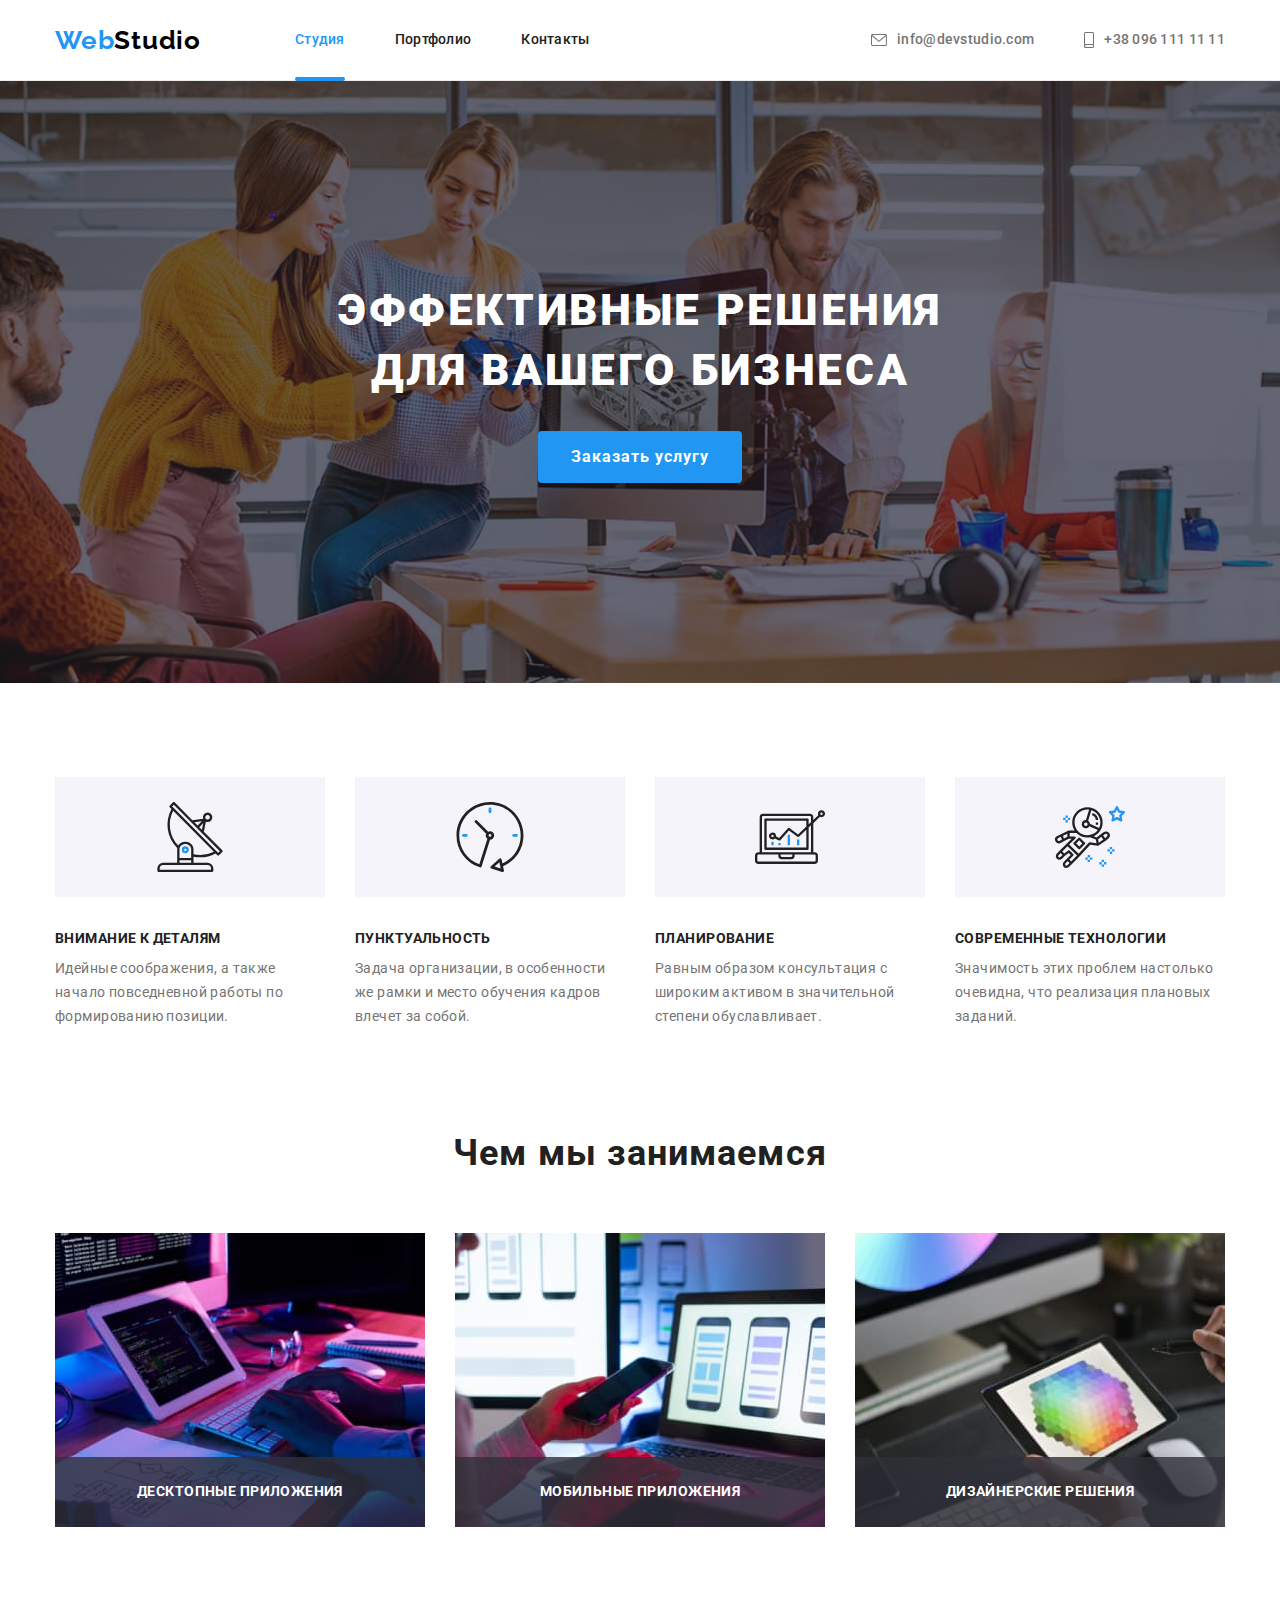
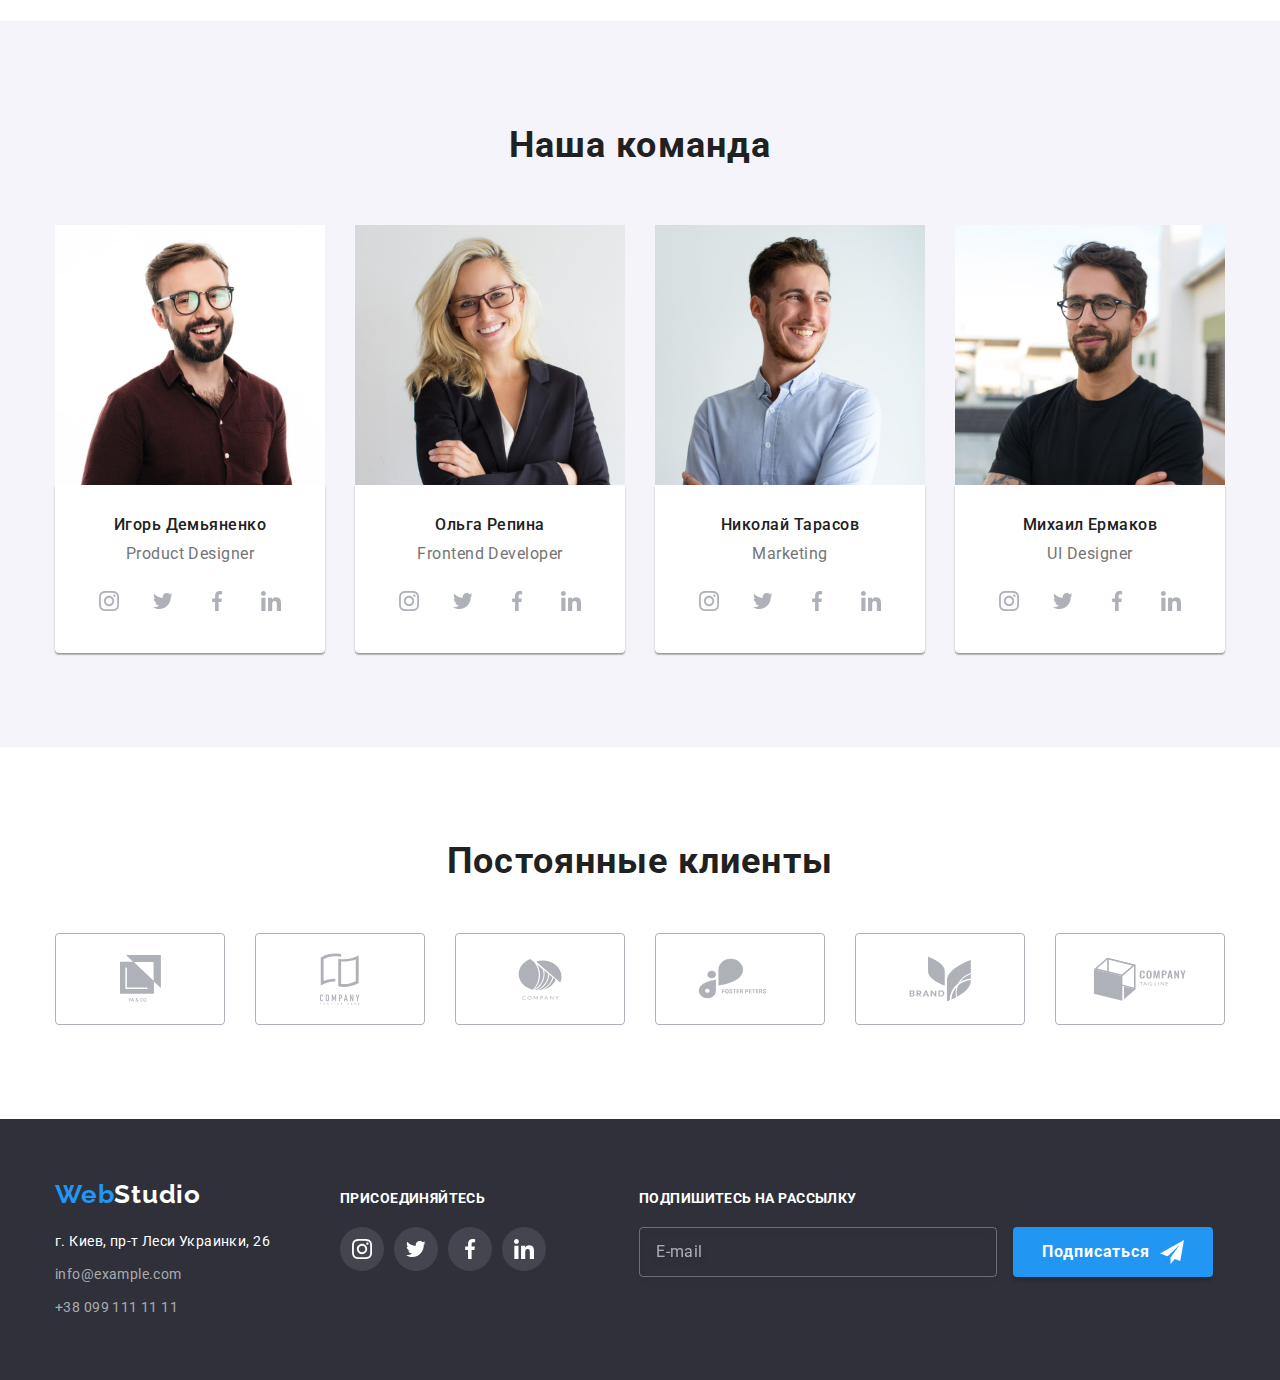
<file: index.html>
<!DOCTYPE html>
<html lang="ru">
  <head>
    <link
      rel="stylesheet"
      href="https://cdnjs.cloudflare.com/ajax/libs/modern-normalize/1.1.0/modern-normalize.min.css"
    />
    <meta charset="UTF-8" />
    <meta http-equiv="X-UA-Compatible" content="IE=edge" />
    <meta name="viewport" content="width=device-width, initial-scale=1.0" />
    <title>Studio</title>
    <link rel="preconnect" href="https://fonts.googleapis.com" />
    <link rel="preconnect" href="https://fonts.gstatic.com" crossorigin />
    <link
      href="https://fonts.googleapis.com/css2?family=Raleway:wght@700&family=Roboto:wght@400;500;700;900&display=swap"
      rel="stylesheet"
    />
    <link href="./css/styles.css" rel="stylesheet" />
  </head>
  <body>
    <!--HEADER-->

    <header class="header">
      <div class="container">
        <nav class="header-navigation">
          <a class="logo logo-header link" href="./index.html" lang="en"
            >Web<span class="logo-right-header link" lang="en">Studio</span></a
          >
          <ul class="header-list list">
            <li class="header-item">
              <a class="header-link active-link link" href="">Студия</a>
            </li>

            <li class="header-item">
              <a class="header-link link" href="./portfolio.html">Портфолио</a>
            </li>

            <li class="header-item">
              <a class="header-link link" href="">Контакты</a>
            </li>
          </ul>
        </nav>
        <div class="header-contacts">
          <a class="header-mail hover-focus link" href="mailto:info@devstudio.com"
            >
            <svg class="header-icon" width="16" height="12">
              <use href="./images/sprite.svg#icon-mail"></use>
            </svg>info@devstudio.com
          </a>
          <a class="header-tel hover-focus link" href="tel:+380961111111">
            <svg class="header-icon" width="10" height="16">
              <use href="./images/sprite.svg#icon-tell"></use>
            </svg>+38 096 111 11 11
          </a>
        </div>
      </div>
    </header>
    <main>
      <!--HERO-->

      <section class="hero">
        <div class="container">
          <h1 class="hero-title">Эффективные решения для вашего бизнеса</h1>
          <button class="hero-button" type="button" data-modal-open>Заказать услугу</button>
        </div>
      </section>

      <!--FEATURES-->

      <section class="features section">
        <div class="container">
          <h2 class="visually-hidden">Наши особенности</h2>
          <ul class="features-list list">
            <li class="features-item features-icon-first">
              <h3 class="features-item-title">Внимание к деталям</h3>
              <p class="features-text">
                Идейные соображения, а также начало повседневной работы по формированию позиции.
              </p>
            </li>

            <li class="features-item features-icon-second">
              <h3 class="features-item-title">Пунктуальность</h3>
              <p class="features-text">
                Задача организации, в особенности же рамки и место обучения кадров влечет за собой.
              </p>
            </li>

            <li class="features-item features-icon-third">
              <h3 class="features-item-title">Планирование</h3>
              <p class="features-text">
                Равным образом консультация с широким активом в значительной степени обуславливает.
              </p>
            </li>

            <li class="features-item features-icon-fourth">
              <h3 class="features-item-title">Современные технологии</h3>
              <p class="features-text">
                Значимость этих проблем настолько очевидна, что реализация плановых заданий.
              </p>
            </li>
          </ul>
        </div>
      </section>

      <!--DIRECTIONS-->

      <section class="directions section">
        <div class="container">
          <h2 class="directions-title">Чем мы занимаемся</h2>
          <ul class="directions-list list">
            <li class="directions-item">
              <img
                class="directions-img-block"
                src="./images/what-are-we-doing/box-first.jpg"
                alt="Написание кода"
                width="370"
                height="294"
              />
              <p class="directions-text">Десктопные приложения</p>
            </li>

            <li class="directions-item">
              <img
                class="directions-img-block"
                src="./images/what-are-we-doing/box-second.jpg"
                alt="Мобильные приложения"
                width="370"
                height="294"
              />
              <p class="directions-text">Мобильные приложения</p>
            </li>

            <li class="directions-item">
              <img
                class="directions-img-block"
                src="./images/what-are-we-doing/box-third.jpg"
                alt="Графический дизайн"
                width="370"
                height="294"
              />
              <p class="directions-text">Дизайнерские решения</p>
            </li>
          </ul>
        </div>
      </section>

      <!--TEAM-->

      <section class="team section">
        <div class="container">
          <h2 class="team-title">Наша команда</h2>
          <ul class="team-list list">
            <li class="team-item">
              <img
                src="./images/our-team/master-first.jpg"
                alt="мужчина в очках и в бордовой рубашке"
                width="270"
                height="260"
              />
              <div class="team-img-after">
                <h3 class="team-item-title">Игорь Демьяненко</h3>
                <p class="team-text" lang="en">Product Designer</p>
                <ul class="team-social-list list">
                  <li class="team-item-social">
                    <a
                      href=""
                      rel="noopener noreferrer"
                      target="_blank"
                      class="team-social-link social"
                    >
                      <svg class="team-social-icon" width="20" height="20">
                        <use href="./images/sprite.svg#icon-instagram"></use>
                      </svg>
                    </a>
                  </li>

                  <li class="team-item-social">
                    <a
                      href=""
                      rel="noopener noreferrer"
                      target="_blank"
                      class="team-social-link social"
                    >
                      <svg class="team-social-icon" width="20" height="20">
                        <use href="./images/sprite.svg#icon-twitter"></use>
                      </svg>
                    </a>
                  </li>

                  <li class="team-item-social">
                    <a
                      href=""
                      rel="noopener noreferrer"
                      target="_blank"
                      class="team-social-link social"
                    >
                      <svg class="team-social-icon" width="20" height="20">
                        <use href="./images/sprite.svg#icon-facebook"></use>
                      </svg>
                    </a>
                  </li>

                  <li class="team-item-social">
                    <a
                      href=""
                      rel="noopener noreferrer"
                      target="_blank"
                      class="team-social-link social"
                    >
                      <svg class="team-social-icon" width="20" height="20">
                        <use href="./images/sprite.svg#icon-linkedin"></use>
                      </svg>
                    </a>
                  </li>
                </ul>
              </div>
            </li>
            <li class="team-item">
              <img
                src="./images/our-team/master-second.jpg"
                alt="женщина в очках и в черном пиджаке"
                width="270"
                height="260"
              />
              <div class="team-img-after">
                <h3 class="team-item-title">Ольга Репина</h3>
                <p class="team-text" lang="en">Frontend Developer</p>
                <ul class="team-social-list list">
                  <li class="team-item-social">
                    <a
                      href=""
                      rel="noopener noreferrer"
                      target="_blank"
                      class="team-social-link social"
                    >
                      <svg class="team-social-icon" width="20" height="20">
                        <use href="./images/sprite.svg#icon-instagram"></use>
                      </svg>
                    </a>
                  </li>

                  <li class="team-item-social">
                    <a
                      href=""
                      rel="noopener noreferrer"
                      target="_blank"
                      class="team-social-link social"
                    >
                      <svg class="team-social-icon" width="20" height="20">
                        <use href="./images/sprite.svg#icon-twitter"></use>
                      </svg>
                    </a>
                  </li>

                  <li class="team-item-social">
                    <a
                      href=""
                      rel="noopener noreferrer"
                      target="_blank"
                      class="team-social-link social"
                    >
                      <svg class="team-social-icon" width="20" height="20">
                        <use href="./images/sprite.svg#icon-facebook"></use>
                      </svg>
                    </a>
                  </li>

                  <li class="team-item-social">
                    <a
                      href=""
                      rel="noopener noreferrer"
                      target="_blank"
                      class="team-social-link social"
                    >
                      <svg class="team-social-icon" width="20" height="20">
                        <use href="./images/sprite.svg#icon-linkedin"></use>
                      </svg>
                    </a>
                  </li>
                </ul>
              </div>
            </li>
            <li class="team-item">
              <img
                src="./images/our-team/master-third.jpg"
                alt="мужчина в голубой рубашке"
                width="270"
                height="260"
              />
              <div class="team-img-after">
                <h3 class="team-item-title">Николай Тарасов</h3>
                <p class="team-text" lang="en">Marketing</p>
                <ul class="team-social-list list">
                  <li class="team-item-social">
                    <a
                      href=""
                      rel="noopener noreferrer"
                      target="_blank"
                      class="team-social-link social"
                    >
                      <svg class="team-social-icon" width="20" height="20">
                        <use href="./images/sprite.svg#icon-instagram"></use>
                      </svg>
                    </a>
                  </li>

                  <li class="team-item-social">
                    <a
                      href=""
                      rel="noopener noreferrer"
                      target="_blank"
                      class="team-social-link social"
                    >
                      <svg class="team-social-icon" width="20" height="20">
                        <use href="./images/sprite.svg#icon-twitter"></use>
                      </svg>
                    </a>
                  </li>

                  <li class="team-item-social">
                    <a
                      href=""
                      rel="noopener noreferrer"
                      target="_blank"
                      class="team-social-link social"
                    >
                      <svg class="team-social-icon" width="20" height="20">
                        <use href="./images/sprite.svg#icon-facebook"></use>
                      </svg>
                    </a>
                  </li>

                  <li class="team-item-social">
                    <a
                      href=""
                      rel="noopener noreferrer"
                      target="_blank"
                      class="team-social-link social"
                    >
                      <svg class="team-social-icon" width="20" height="20">
                        <use href="./images/sprite.svg#icon-linkedin"></use>
                      </svg>
                    </a>
                  </li>
                </ul>
              </div>
            </li>
            <li class="team-item">
              <img
                src="./images/our-team/master-fourth.jpg"
                alt="мужчина в очках и в черной футболке"
                width="270"
                height="260"
              />
              <div class="team-img-after">
                <h3 class="team-item-title">Михаил Ермаков</h3>
                <p class="team-text" lang="en">UI Designer</p>
                <ul class="team-social-list list">
                  <li class="team-item-social">
                    <a
                      href=""
                      rel="noopener noreferrer"
                      target="_blank"
                      class="team-social-link social"
                    >
                      <svg class="team-social-icon" width="20" height="20">
                        <use href="./images/sprite.svg#icon-instagram"></use>
                      </svg>
                    </a>
                  </li>

                  <li class="team-item-social">
                    <a
                      href=""
                      rel="noopener noreferrer"
                      target="_blank"
                      class="team-social-link social"
                    >
                      <svg class="team-social-icon" width="20" height="20">
                        <use href="./images/sprite.svg#icon-twitter"></use>
                      </svg>
                    </a>
                  </li>

                  <li class="team-item-social">
                    <a
                      href=""
                      rel="noopener noreferrer"
                      target="_blank"
                      class="team-social-link social"
                    >
                      <svg class="team-social-icon" width="20" height="20">
                        <use href="./images/sprite.svg#icon-facebook"></use>
                      </svg>
                    </a>
                  </li>

                  <li class="team-item-social">
                    <a
                      href=""
                      rel="noopener noreferrer"
                      target="_blank"
                      class="team-social-link social"
                    >
                      <svg class="team-social-icon" width="20" height="20">
                        <use href="./images/sprite.svg#icon-linkedin"></use>
                      </svg>
                    </a>
                  </li>
                </ul>
              </div>
            </li>
          </ul>
        </div>
      </section>

      <!--CLIENTS-->

      <section class="clients section">
        <div class="container">
          <h2 class="clients-title">Постоянные клиенты</h2>
          <ul class="clients-list list">
            <li class="clients-item">
              <a href="" rel="noopener noreferrer" target="_blank" class="clients-link link">
                <svg class="clients-icon" width="41" height="47">
                  <use href="./images/sprite.svg#icon-client-first"></use>
                </svg>
              </a>
            </li>

            <li class="clients-item">
              <a href="" rel="noopener noreferrer" target="_blank" class="clients-link link">
                <svg class="clients-icon" width="40" height="52">
                  <use href="./images/sprite.svg#icon-client-second"></use>
                </svg>
              </a>
            </li>

            <li class="clients-item">
              <a href="" rel="noopener noreferrer" target="_blank" class="clients-link link">
                <svg class="clients-icon" width="44" height="42">
                  <use href="./images/sprite.svg#icon-client-third"></use>
                </svg>
              </a>
            </li>

            <li class="clients-item">
              <a href="" rel="noopener noreferrer" target="_blank" class="clients-link link">
                <svg class="clients-icon" width="85" height="41">
                  <use href="./images/sprite.svg#icon-client-fourth"></use>
                </svg>
              </a>
            </li>

            <li class="clients-item">
              <a href="" rel="noopener noreferrer" target="_blank" class="clients-link link">
                <svg class="clients-icon" width="63" height="46">
                  <use href="./images/sprite.svg#icon-client-fifth"></use>
                </svg>
              </a>
            </li>

            <li class="clients-item">
              <a href="" rel="noopener noreferrer" target="_blank" class="clients-link link">
                <svg class="clients-icon" width="94" height="44">
                  <use href="./images/sprite.svg#icon-client-sixth"></use>
                </svg>
              </a>
            </li>
          </ul>
        </div>
      </section>
    </main>

    <!--FOOTER-->

    <footer class="footer">
      <div class="container section">
        <div class="footer-left">
          <a class="logo logo-footer link" href="./index.html" lang="en"
            >Web<span class="logo-right-footer link" lang="en">Studio</span></a
          >
          <address class="footer-address">
            <ul class="footer-list list">
              <li class="footer-item">
                <a
                  class="footer-link-map link"
                  href="https://goo.gl/maps/AGmY3bvH4sLyyWcT8"
                  target="_blank"
                  rel="noreferrer noopener"
                  >г. Киев, пр-т Леси Украинки, 26</a
                >
              </li>

              <li class="footer-item">
                <a class="footer-link-mail link" href="mailto:info@example.com">info@example.com</a>
              </li>

              <li class="footer-item">
                <a class="footer-link-tel link" href="tel:+380991111111">+38 099 111 11 11</a>
              </li>
            </ul>
          </address>
        </div>

        <div class="footer-right">
          <h3 class="footer-social-text">присоединяйтесь</h3>
          <ul class="footer-social-list list">
            <li class="footer-social-item">
              <a href="" class="footer-social-link link">
                <svg class="footer-sical-icon" width="20" height="20">
                  <use href="./images/sprite.svg#icon-instagram"></use>
                </svg>
              </a>
            </li>

            <li class="footer-social-item">
              <a href="" class="footer-social-link link">
                <svg class="footer-sical-icon" width="20" height="20">
                  <use href="./images/sprite.svg#icon-twitter"></use>
                </svg>
              </a>
            </li>

            <li class="footer-social-item">
              <a href="" class="footer-social-link link">
                <svg class="footer-sical-icon" width="20" height="20">
                  <use href="./images/sprite.svg#icon-facebook"></use>
                </svg>
              </a>
            </li>

            <li class="footer-social-item">
              <a href="" class="footer-social-link link">
                <svg class="footer-sical-icon" width="20" height="20">
                  <use href="./images/sprite.svg#icon-linkedin"></use>
                </svg>
              </a>
            </li>
          </ul>
        </div>

        <div class="footer-right-form">
          <form class="footer-form">
            <label for="mail" class="footer-form-title">
              <b class="footer-form-text">Подпишитесь на рассылку</b>
            </label>
            <input name="subscrib" id="mail" class="footer-input-mail" type="text" placeholder="E-mail">
            <button type="submit" class="footer-btn">Подписаться
              <svg class="footer-btn-icon" height="24" width="24">
                <use href="./images/sprite.svg#icon-footer-btn"></use>
              </svg>
            </button>
          </form>
        </div>
      </div>
    </footer>

    <div class="backdrop is-hidden" data-modal>
      <div class="modal-window">
        <button type="button" class="btn-close" data-modal-close>
          <svg class="modal-icon-close" height="18" width="18">
            <use href="./images/sprite.svg#icon-modal-close"></use>
          </svg>
        </button>
        
        <form class="modal-form">
          <b class="modal-title">Оставьте свои данные, мы вам перезвоним</b>
          <div class="modal-input">
            <label class="modal-text" for="name" >Имя</label>
            <svg class="icon-user icon-contact" width="18" height="18">
              <use href="./images/sprite.svg#icon-person"></use>
            </svg>
            <input class="modal-type" type="text" id="name" name="user-name">
          </div>

          <div class="modal-input">
            <label class="modal-text" for="tel">Телефон</label>
            <svg class="icon-phone icon-contact" width="18" height="18">
              <use href="./images/sprite.svg#icon-phone"></use>
            </svg>
            <input class="modal-type" type="tel" id="tel" name="user-tel">
          </div>

          <div class="modal-input">
            <label class="modal-text" for="email">Почта</label>
            <svg class="icon-email icon-contact" width="18" height="18">
              <use href="./images/sprite.svg#icon-email"></use>
            </svg>
            <input class="modal-type" type="email" name="user-mail" id="email">
          </div>

          <div class="modal-input">
            <label class="modal-text" for="comment">Комментарий</label>
            <textarea class="modal-type" name="feedback" id="comment" placeholder="Введите текст"></textarea>
          </div>
          
          <div class="policy-form">
            <input class="checkbox visually-hidden" type="checkbox" name="policy" id="policy">
            <label for="policy" class="policy">
              <span class="icon-vector">
                <svg width="11" height="8">
                  <use href="./images/sprite.svg#icon-check">
                  </use>
                </svg>
              </span>
              <span>Соглашаюсь с рассылкой и принимаю <a class="policy-link link" href="" rel=" noreferrer noopener">Условия договора</a></span>
            </label>
          </div>
          <button class="modal-btn" type="submit">Отправить</button>
        </form>
      </div>
    </div>
    
    <script src="./js/modal.js"></script>
  </body>
</html>
</file>
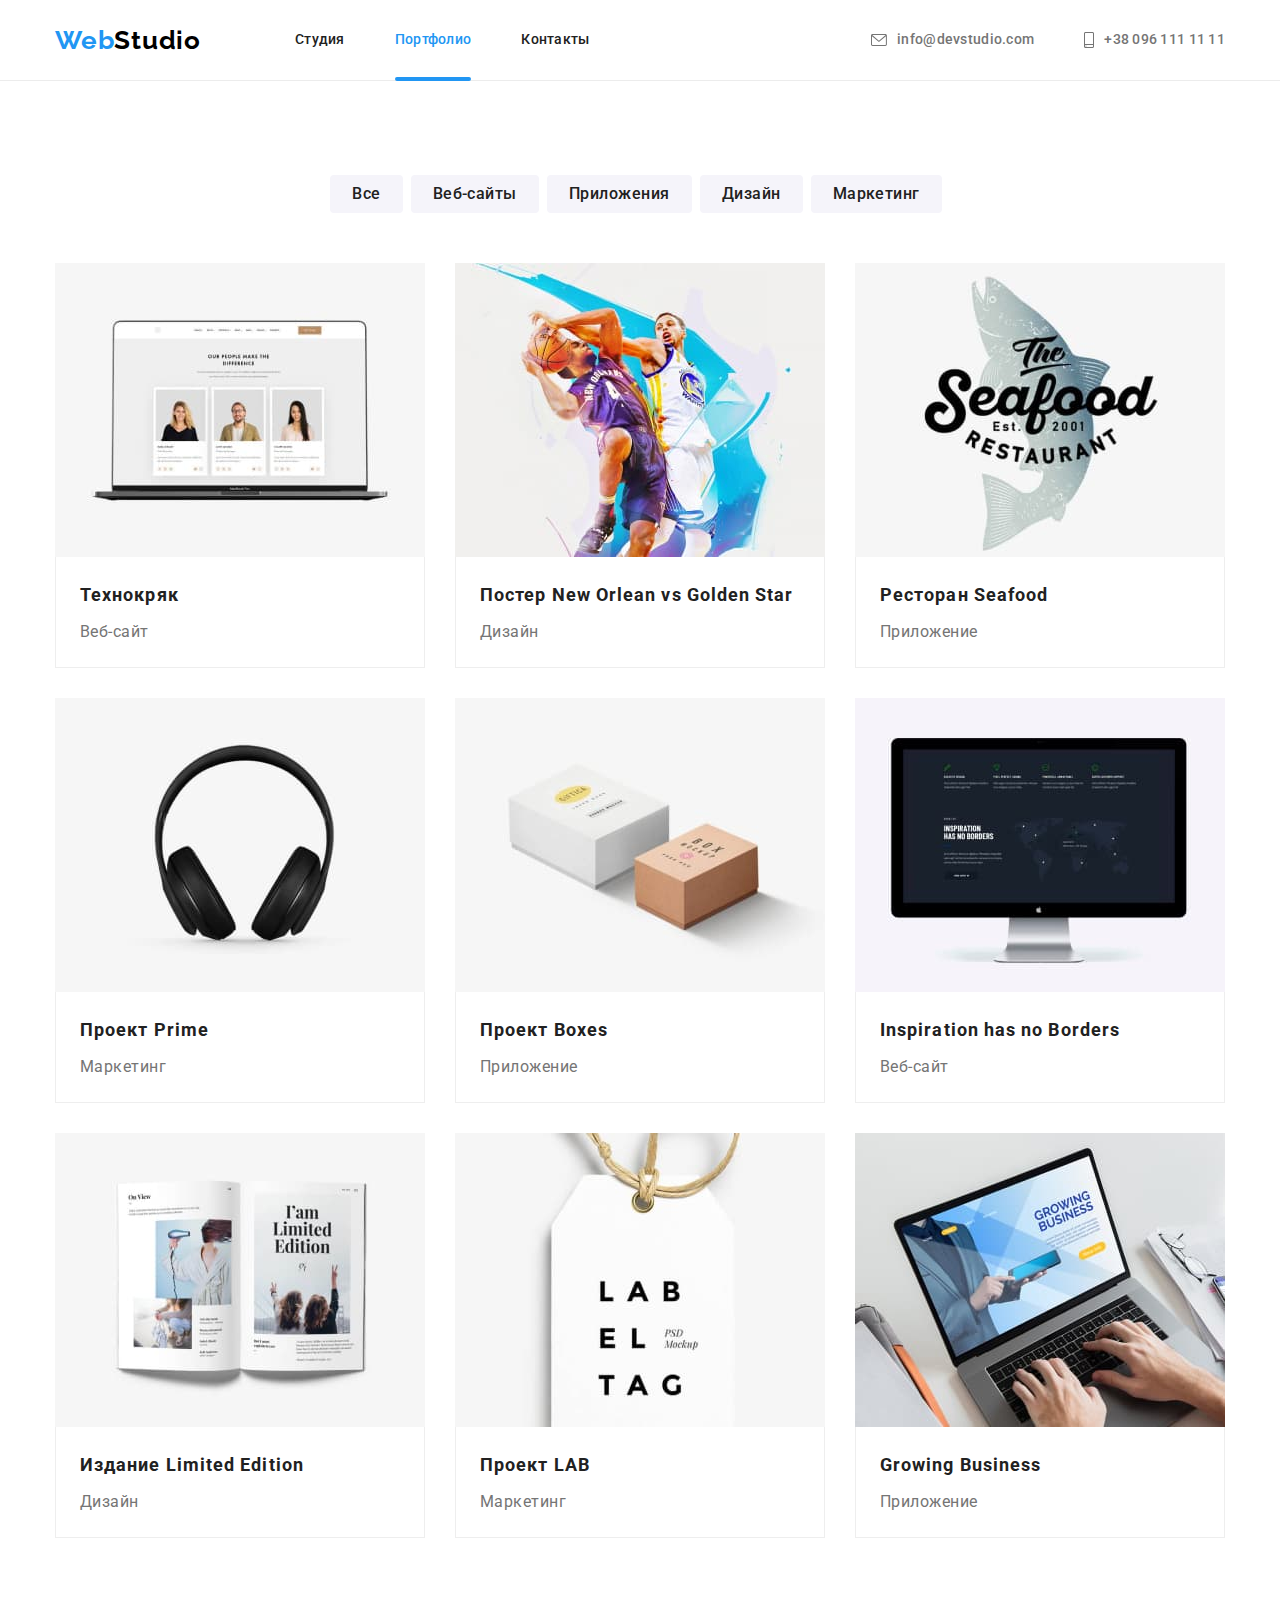
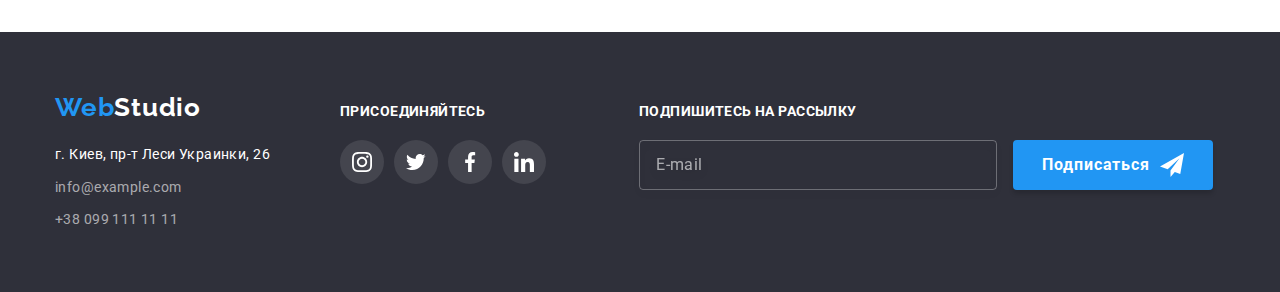
<file: portfolio.html>
<!DOCTYPE html>
<html lang="ru">
  <head>
    <link
      rel="stylesheet"
      href="https://cdnjs.cloudflare.com/ajax/libs/modern-normalize/1.1.0/modern-normalize.min.css"
    />
    <meta charset="UTF-8" />
    <meta http-equiv="X-UA-Compatible" content="IE=edge" />
    <meta name="viewport" content="width=device-width, initial-scale=1.0" />
    <title>Portfolio</title>
    <link rel="preconnect" href="https://fonts.googleapis.com" />
    <link rel="preconnect" href="https://fonts.gstatic.com" crossorigin />
    <link
      href="https://fonts.googleapis.com/css2?family=Raleway:wght@700&family=Roboto:wght@400;500;700;900&display=swap"
      rel="stylesheet"
    />
    <link href="./css/portfolio.min.css" rel="stylesheet" />
  </head>
  <body>
    <!--HEADER-->

    <header class="header">
      <div class="container">
        <nav class="navigation">
          <a class="header__logo logo link" href="./index.html" lang="en"
            >Web<span class="logo-header__right link" lang="en">Studio</span></a
          >
          <ul class="header-list list">
            <li class="header-list__item">
              <a class="header-list__link link" href="./index.html">Студия</a>
            </li>

            <li class="header-list__item">
              <a class="header-list__link header-list__link_current link" href="">Портфолио</a>
            </li>

            <li class="header-list__item">
              <a class="header-list__link link" href="">Контакты</a>
            </li>
          </ul>
        </nav>
        <div class="header-contacts">
          <a class="header-contacts__link header-contacts__link-mail link" href="mailto:info@devstudio.com"
            >
            <svg class="header-contacts__icon" width="16" height="12">
              <use href="./images/sprite.svg#icon-mail"></use>
            </svg>info@devstudio.com
          </a>
          <a class="header-contacts__link header-contacts__link-tel link" href="tel:+380961111111">
            <svg class="header-contacts__icon" width="10" height="16">
              <use href="./images/sprite.svg#icon-tell"></use>
            </svg>+38 096 111 11 11
          </a>
        </div>
      </div>
    </header>

    <!-- PORTFOLIO -->
    <main>
      <section class="portfolio section">
        <div class="container">
          <h1 class="visually-hidden">Портфолио</h1>
          <ul class="portfolio-filters">
            <li class="portfolio-filters__item list">
              <button class="portfolio-filters__btn" type="button">Все</button>
            </li>

            <li class="portfolio-filters__item list">
              <button class="portfolio-filters__btn" type="button">Веб-сайты</button>
            </li>

            <li class="portfolio-filters__item list">
              <button class="portfolio-filters__btn" type="button">Приложения</button>
            </li>

            <li class="portfolio-filters__item list">
              <button class="portfolio-filters__btn" type="button">Дизайн</button>
            </li>

            <li class="portfolio-filters__item list">
              <button class="portfolio-filters__btn" type="button">Маркетинг</button>
            </li>
          </ul>

          <!--PRODUCTS-->

          <ul class="products-list list">
            <li class="products-list__item">
              <a class="link products-list__link" href="">
                <div class="overlay">
                  <img
                    src="./images/portfolio/portfolio-first.jpg"
                    alt="Ноутбук с открытым сайтом"
                    width="370"
                    height="294"
                  />
                  <p class="overlay__text">
                    Технокряк это современная площадка распространения коронавируса. Компании
                    используют эту платформу для цифрового шпионажа и атак на защищённые сервера
                    конкурентов.
                  </p>
                </div>
                <div class="overlay-after-img">
                  <h2 class="overlay-after-img__title">Технокряк</h2>
                  <p class="overlay-after-img__text">Веб-сайт</p>
                </div>
              </a>
            </li>

            <li class="products-list__item">
              <a class="link products-list__link" href="">
                <div class="overlay">
                  <img
                    src="./images/portfolio/portfolio-second.jpg"
                    alt="Два баскетболиста с мячём"
                    width="370"
                    height="294"
                  />
                  <p class="overlay__text">
                    Lorem ipsum dolor sit amet consectetur adipisicing elit. Quis, dolores qui earum
                    sapiente eveniet molestias, cupiditate accusamus vel, commodi nesciunt nemo ipsa
                    quo corrupti rerum consequuntur facilis eos. Aspernatur explicabo necessitatibus
                    dignissimos mollitia exercitationem, asperiores porro minus sunt in provident
                    animi quasi quam omnis labore assumenda harum quo atque. Repellendus numquam
                    harum distinctio maiores, iste modi facilis aspernatur quae repudiandae sequi ut
                    et voluptatibus molestiae cupiditate incidunt temporibus reprehenderit
                    asperiores. Maxime corrupti possimus asperiores animi tempora rem eligendi fugit
                    ducimus.
                  </p>
                </div>
                <div class="overlay-after-img">
                  <h2 class="overlay-after-img__title">
                    Постер <span lang="en">New Orlean vs Golden Star</span>
                  </h2>
                  <p class="overlay-after-img__text">Дизайн</p>
                </div>
              </a>
            </li>

            <li class="products-list__item">
              <a class="link products-list__link" href="">
                <div class="overlay">
                  <img
                    src="./images/portfolio/portfolio-third.jpg"
                    alt="Рыба и логотип ресторана"
                    width="370"
                    height="294"
                  />
                  <p class="overlay__text">
                    Lorem ipsum dolor sit amet consectetur adipisicing elit. Quis, dolores qui earum
                    sapiente eveniet molestias, cupiditate accusamus vel, commodi nesciunt nemo ipsa
                    quo corrupti rerum consequuntur facilis eos. Aspernatur explicabo necessitatibus
                    dignissimos mollitia exercitationem, asperiores porro minus sunt in provident
                    animi quasi quam omnis labore assumenda harum quo atque. Repellendus numquam
                    harum distinctio maiores, iste modi facilis aspernatur quae repudiandae sequi ut
                    et voluptatibus molestiae cupiditate incidunt temporibus reprehenderit
                    asperiores. Maxime corrupti possimus asperiores animi tempora rem eligendi fugit
                    ducimus.
                  </p>
                </div>

                <div class="overlay-after-img">
                  <h2 class="overlay-after-img__title">Ресторан <span lang="en">Seafood</span></h2>
                  <p class="overlay-after-img__text">Приложение</p>
                </div>
              </a>
            </li>

            <li class="products-list__item">
              <a class="link products-list__link" href="">
                <div class="overlay">
                  <img
                    src="./images/portfolio/portfolio-fourth.jpg"
                    alt="Накладные наушники"
                    width="370"
                    height="294"
                  />
                  <p class="overlay__text">
                    Lorem ipsum dolor sit amet consectetur adipisicing elit. Quis, dolores qui earum
                    sapiente eveniet molestias, cupiditate accusamus vel, commodi nesciunt nemo ipsa
                    quo corrupti rerum consequuntur facilis eos. Aspernatur explicabo necessitatibus
                    dignissimos mollitia exercitationem, asperiores porro minus sunt in provident
                    animi quasi quam omnis labore assumenda harum quo atque. Repellendus numquam
                    harum distinctio maiores, iste modi facilis aspernatur quae repudiandae sequi ut
                    et voluptatibus molestiae cupiditate incidunt temporibus reprehenderit
                    asperiores. Maxime corrupti possimus asperiores animi tempora rem eligendi fugit
                    ducimus.
                  </p>
                </div>
                <div class="overlay-after-img">
                  <h2 class="overlay-after-img__title">Проект <span lang="en">Prime</span></h2>
                  <p class="overlay-after-img__text">Маркетинг</p>
                </div>
              </a>
            </li>

            <li class="products-list__item">
              <a class="link products-list__link" href="">
                <div class="overlay">
                  <img
                    src="./images/portfolio/portfolio-fifth.jpg"
                    alt="Две коробки, белая и коричневая"
                    width="370"
                    height="294"
                  />
                  <p class="overlay__text">
                    Lorem ipsum dolor sit amet consectetur adipisicing elit. Quis, dolores qui earum
                    sapiente eveniet molestias, cupiditate accusamus vel, commodi nesciunt nemo ipsa
                    quo corrupti rerum consequuntur facilis eos. Aspernatur explicabo necessitatibus
                    dignissimos mollitia exercitationem, asperiores porro minus sunt in provident
                    animi quasi quam omnis labore assumenda harum quo atque. Repellendus numquam
                    harum distinctio maiores, iste modi facilis aspernatur quae repudiandae sequi ut
                    et voluptatibus molestiae cupiditate incidunt temporibus reprehenderit
                    asperiores. Maxime corrupti possimus asperiores animi tempora rem eligendi fugit
                    ducimus.
                  </p>
                </div>
                <div class="overlay-after-img">
                  <h2 class="overlay-after-img__title">Проект <span lang="en">Boxes</span></h2>
                  <p class="overlay-after-img__text">Приложение</p>
                </div>
              </a>
            </li>

            <li class="products-list__item">
              <a class="link products-list__link" href="">
                <div class="overlay">
                  <img
                    src="./images/portfolio/portfolio-sixth.jpg"
                    alt="Моноблок с открытым сайтом"
                    width="370"
                    height="294"
                  />
                  <p class="overlay__text">
                    Lorem ipsum dolor sit amet consectetur adipisicing elit. Quis, dolores qui earum
                    sapiente eveniet molestias, cupiditate accusamus vel, commodi nesciunt nemo ipsa
                    quo corrupti rerum consequuntur facilis eos. Aspernatur explicabo necessitatibus
                    dignissimos mollitia exercitationem, asperiores porro minus sunt in provident
                    animi quasi quam omnis labore assumenda harum quo atque. Repellendus numquam
                    harum distinctio maiores, iste modi facilis aspernatur quae repudiandae sequi ut
                    et voluptatibus molestiae cupiditate incidunt temporibus reprehenderit
                    asperiores. Maxime corrupti possimus asperiores animi tempora rem eligendi fugit
                    ducimus.
                  </p>
                </div>
                <div class="overlay-after-img">
                  <h2 class="overlay-after-img__title" lang="en">Inspiration has no Borders</h2>
                  <p class="overlay-after-img__text">Веб-сайт</p>
                </div>
              </a>
            </li>

            <li class="products-list__item">
              <a class="link products-list__link" href="">
                <div class="overlay">
                  <img
                    src="./images/portfolio/portfolio-seventh.jpg"
                    alt="Развернутая книга"
                    width="370"
                    height="294"
                  />
                  <p class="overlay__text">
                    Lorem ipsum dolor sit amet consectetur adipisicing elit. Quis, dolores qui earum
                    sapiente eveniet molestias, cupiditate accusamus vel, commodi nesciunt nemo ipsa
                    quo corrupti rerum consequuntur facilis eos. Aspernatur explicabo necessitatibus
                    dignissimos mollitia exercitationem, asperiores porro minus sunt in provident
                    animi quasi quam omnis labore assumenda harum quo atque. Repellendus numquam
                    harum distinctio maiores, iste modi facilis aspernatur quae repudiandae sequi ut
                    et voluptatibus molestiae cupiditate incidunt temporibus reprehenderit
                    asperiores. Maxime corrupti possimus asperiores animi tempora rem eligendi fugit
                    ducimus.
                  </p>
                </div>
                <div class="overlay-after-img">
                  <h2 class="overlay-after-img__title">
                    Издание <span lang="en">Limited Edition</span>
                  </h2>
                  <p class="overlay-after-img__text">Дизайн</p>
                </div>
              </a>
            </li>

            <li class="products-list__item">
              <a class="link products-list__link" href="">
                <div class="overlay">
                  <img
                    src="./images/portfolio/portfolio-eighth.jpg"
                    alt="Белая бирка с веревкой"
                    width="370"
                    height="294"
                  />
                  <p class="overlay__text">
                    Lorem ipsum dolor sit amet consectetur adipisicing elit. Quis, dolores qui earum
                    sapiente eveniet molestias, cupiditate accusamus vel, commodi nesciunt nemo ipsa
                    quo corrupti rerum consequuntur facilis eos. Aspernatur explicabo necessitatibus
                    dignissimos mollitia exercitationem, asperiores porro minus sunt in provident
                    animi quasi quam omnis labore assumenda harum quo atque. Repellendus numquam
                    harum distinctio maiores, iste modi facilis aspernatur quae repudiandae sequi ut
                    et voluptatibus molestiae cupiditate incidunt temporibus reprehenderit
                    asperiores. Maxime corrupti possimus asperiores animi tempora rem eligendi fugit
                    ducimus.
                  </p>
                </div>
                <div class="overlay-after-img">
                  <h2 class="overlay-after-img__title">Проект <span lang="en">LAB</span></h2>
                  <p class="overlay-after-img__text">Маркетинг</p>
                </div>
              </a>
            </li>

            <li class="products-list__item">
              <a class="link products-list__link" href="">
                <div class="overlay">
                  <img
                    src="./images/portfolio/portfolio-ninth.jpg"
                    alt="Человек печатает на ноутбуке"
                    width="370"
                    height="294"
                  />
                  <p class="overlay__text">
                    Lorem ipsum dolor sit amet consectetur adipisicing elit. Quis, dolores qui earum
                    sapiente eveniet molestias, cupiditate accusamus vel, commodi nesciunt nemo ipsa
                    quo corrupti rerum consequuntur facilis eos. Aspernatur explicabo necessitatibus
                    dignissimos mollitia exercitationem, asperiores porro minus sunt in provident
                    animi quasi quam omnis labore assumenda harum quo atque. Repellendus numquam
                    harum distinctio maiores, iste modi facilis aspernatur quae repudiandae sequi ut
                    et voluptatibus molestiae cupiditate incidunt temporibus reprehenderit
                    asperiores. Maxime corrupti possimus asperiores animi tempora rem eligendi fugit
                    ducimus.
                  </p>
                </div>
                <div class="overlay-after-img">
                  <h2 class="overlay-after-img__title" lang="en">Growing Business</h2>
                  <p class="overlay-after-img__text">Приложение</p>
                </div>
              </a>
            </li>
          </ul>
        </div>
      </section>
    </main>

    <!--FOOTER-->

    <footer class="footer">
      <div class="container">
        <div class="footer-left">
          <a class="logo footer-logo link" href="./index.html" lang="en"
            >Web<span class="footer-logo__right link" lang="en">Studio</span></a
          >
          <address class="footer-address">
            <ul class="footer-address-list list">
              <li class="footer-address-list__item">
                <a
                  class="footer-address__link-map link"
                  href="https://goo.gl/maps/AGmY3bvH4sLyyWcT8"
                  target="_blank"
                  rel="noreferrer noopener"
                  >г. Киев, пр-т Леси Украинки, 26</a
                >
              </li>

              <li class="footer-address__item">
                <a class="footer-address__link-mail link" href="mailto:info@example.com">info@example.com</a>
              </li>

              <li class="footer-address__item">
                <a class="footer-address__link-tel link" href="tel:+380991111111">+38 099 111 11 11</a>
              </li>
            </ul>
          </address>
        </div>

        <div class="footer-center">
          <h3 class="footer-center__text">присоединяйтесь</h3>
          <ul class="footer-center-list list">
            <li class="footer-center-list__item">
              <a href="" class="footer-center-list__link link">
                <svg class="footer-center-list__icon" width="20" height="20">
                  <use href="./images/sprite.svg#icon-instagram"></use>
                </svg>
              </a>
            </li>

            <li class="footer-center-list__item">
              <a href="" class="footer-center-list__link link">
                <svg class="footer-center-list__icon" width="20" height="20">
                  <use href="./images/sprite.svg#icon-twitter"></use>
                </svg>
              </a>
            </li>

            <li class="footer-center-list__item">
              <a href="" class="footer-center-list__link link">
                <svg class="footer-center-list__icon" width="20" height="20">
                  <use href="./images/sprite.svg#icon-facebook"></use>
                </svg>
              </a>
            </li>

            <li class="footer-center-list__item">
              <a href="" class="footer-center-list__link link">
                <svg class="footer-center-list__icon" width="20" height="20">
                  <use href="./images/sprite.svg#icon-linkedin"></use>
                </svg>
              </a>
            </li>
          </ul>
        </div>

        <div class="footer-right">
          <form class="footer-right-form">
            <label for="mail" class="footer-right-form__title">
              <b class="footer-right-form__text">Подпишитесь на рассылку</b>
            </label>
            <input name="subscrib" id="mail" class="footer-right__input" type="text" placeholder="E-mail">
            <button type="submit" class="footer-right__btn">Подписаться
              <svg class="footer-right__icon" height="24" width="24">
                <use href="./images/sprite.svg#icon-footer-btn"></use>
              </svg>
            </button>
          </form>
        </div>
      </div>
    </footer>
  </body>
</html>
</file>
<file: css/styles.css>
:root {
  --main-title-color: #212121;
  --secondary-title-color: #212121;
  --accent-color: #2196f3;
  --main-text-color: #757575;
  --secondary-text-color: #ffffff;
}

p,
h1,
h2,
h3,
h4,
h5,
h6 {
  margin-top: 0;
  margin-bottom: 0;
}

ul {
  margin-top: 0;
  margin-bottom: 0;
  padding-left: 0;
}

img {
  display: block;
  max-width: 100%;
}

.visually-hidden {
  position: absolute;
  width: 1px;
  height: 1px;
  margin: -1px;
  padding: 0;
  overflow: hidden;
  border: 0;
  clip: rect(0 0 0 0);
}

.link {
  text-decoration: none;
}

.section {
  padding-top: 94px;
  padding-bottom: 94px;
}

.container {
  width: 1200px;
  padding: 0 15px;
  margin: 0 auto;
}

.list {
  list-style-type: none;
}
.logo {
  font-family: Raleway;
  font-weight: 700;
  font-size: 26px;
  line-height: 1.19;
  letter-spacing: 0.03em;
  color: var(--accent-color);
}

body {
  font-family: 'Roboto', sans-serif;
  color: var(--main-text-color);
}

/* ----------------HEADER------------- */

.header {
  border-bottom: 1px solid #ececec;
}

.header > .container {
  display: flex;
  align-items: center;
}

.header-navigation {
  display: flex;
  align-items: center;
}

.logo-header {
  margin-right: 94px;
}

.logo-right-header {
  color: #000000;
}

.header-list {
  display: flex;
}

.header-item {
  position: relative;
}

.header-item:not(:last-child) {
  margin-right: 50px;
}

.header-contacts {
  margin-left: auto;
  display: flex;
}

.header-link,
.hover-focus {
  font-style: normal;
  font-weight: 500;
  font-size: 14px;
  line-height: 1.14;
  letter-spacing: 0.02em;
  color: var(--secondary-title-color);
  transition: color 250ms cubic-bezier(0.4, 0, 0.2, 1);
}

.header-link {
  display: block;
  padding: 32px 0;
}

.header-link:hover,
.header-link:focus,
.hover-focus:hover,
.hover-focus:focus {
  color: var(--accent-color);
}

.hover-focus:hover .header-icon,
.hover-focus:focus .header-icon {
  fill: var(--accent-color);
}

.active-link {
  color: var(--accent-color);
}

.active-link::after {
  position: absolute;
  left: 0;
  bottom: -1px;
  content: '';
  width: 100%;
  height: 2px;
  display: inline-block;
  background-color: #2196f3;
  border: 2px solid;
  border-radius: 2px;
}

.header-icon {
  fill: currentColor;
  margin-right: 10px;
  transition: fill 250ms cubic-bezier(0.4, 0, 0.2, 1);
}

.header-mail {
  margin-right: 50px;
}

.hover-focus {
  color: var(--main-text-color);
  padding: 32px 0;
  display: flex;
  align-items: center;
}

/* ++++++++++++++++++INDEX.HTML++++++++++++++++++ */

/* ----------------HERO------------- */

.hero {
  max-width: 1600px;
  padding-top: 200px;
  padding-bottom: 200px;
  margin: auto;

  background-color: #c4c4c4;
  background-image: linear-gradient(rgba(47, 48, 58, 0.4), rgba(47, 48, 58, 0.4)),
    url(../images/hero/img-hero.jpg);
  background-repeat: no-repeat;
  background-size: cover;
  background-position: center;
}

.hero > .container {
  text-align: center;
}

.hero-title {
  font-weight: 900;
  font-size: 44px;
  line-height: 1.36;
  letter-spacing: 0.06em;
  text-transform: uppercase;
  color: #ffffff;

  margin-bottom: 30px;
  margin-left: auto;
  margin-right: auto;
  max-width: 696px;
}

.hero-button {
  font-weight: 700;
  font-size: 16px;
  line-height: 1.87;
  letter-spacing: 0.06em;
  color: var(--secondary-text-color);
  background-color: var(--accent-color);
  cursor: pointer;
  border-radius: 4px;
  border: 1px solid transparent;
  padding: 10px 32px;
  transition: background-color 250ms cubic-bezier(0.4, 0, 0.2, 1);
}

.hero-button:hover,
.hero-button:focus {
  background-color: #188ce8;
  box-shadow: 0px 4px 4px rgba(0, 0, 0, 0.15);
}

/* ----------------FEATURES------------- */

.features > .container {
  display: flex;
}

.features-list {
  display: flex;
}

.features-item:not(last-child) {
  margin-right: 30px;
}

.features-item::before {
  content: '';
  display: inline-block;
  width: 270px;
  height: 120px;
  background-color: #f5f4fa;
  margin-bottom: 30px;
}

.features-icon-first::before {
  background-image: url(../images/features/group-first\ .svg);
}

.features-icon-second::before {
  background-image: url(../images/features/group-second\ .svg);
}

.features-icon-third::before {
  background-image: url(../images/features/group-third\ .svg);
}

.features-icon-fourth::before {
  background-image: url(../images/features/group-fourth.svg);
}

.features-item-title {
  font-weight: 700;
  font-size: 14px;
  line-height: 1.14;
  letter-spacing: 0.03em;
  text-transform: uppercase;
  color: #212121;

  margin-bottom: 10px;
}

.features-text {
  font-size: 14px;
  line-height: 1.71;
  letter-spacing: 0.03em;
}

/* ----------------DIRECTIONS------------- */

.directions {
  padding-top: 0;
}

.directions-list {
  display: flex;
}

.directions-title {
  margin-bottom: 50px;
}

.directions-title,
.team-title {
  font-weight: 700;
  font-size: 36px;
  line-height: 1.67;
  text-align: center;
  letter-spacing: 0.03em;
  color: var(--main-title-color);
}

.directions-item {
  position: relative;
}

.directions-item:not(:last-child) {
  margin-right: 30px;
}

.directions-text {
  position: absolute;
  bottom: 0;
  left: 0;
  width: 100%;
  font-weight: 700;
  font-size: 14px;
  line-height: 1.14;
  text-align: center;
  letter-spacing: 0.03em;
  text-transform: uppercase;
  background-color: rgba(47, 48, 58, 0.8);
  padding: 27px 0;
  color: var(--secondary-text-color);
}

/* ----------------TEAM------------- */

.team {
  background-color: #f5f4fa;
}

.team-title {
  margin-bottom: 50px;
}

.team-list {
  display: flex;
  flex-wrap: wrap;
  margin-left: -30px;
}

.team-list > .team-item {
  flex-basis: calc(100% / 4 - 30px);
  margin-left: 30px;
}

.team-img-after {
  text-align: center;
  padding-top: 30px;
  padding-bottom: 30px;

  background-color: #ffffff;
  border-radius: 0px 0px 4px 4px;
  box-shadow: 0px 1px 3px rgba(0, 0, 0, 0.12), 0px 1px 1px rgba(0, 0, 0, 0.14),
    0px 2px 1px rgba(0, 0, 0, 0.2);
}

.team-text,
.team-item-title {
  font-size: 16px;
  line-height: 1.19;
  text-align: center;
  letter-spacing: 0.03em;
}

.team-item-title {
  font-weight: 500;
  color: var(--secondary-title-color);
  margin-bottom: 10px;
}

.team-text {
  font-weight: 400;
  margin-bottom: 16px;
}

.team-social-list {
  display: flex;
  justify-content: center;
}

.team-item-social {
  width: 44px;
  height: 44px;
}

.team-item-social:not(:last-child) {
  margin-right: 10px;
}

.team-social-link {
  width: 100%;
  height: 100%;
  display: flex;
  align-items: center;
  justify-content: center;
  border-radius: 50%;
  background-color: #ffffff;
  transition: background-color 250ms cubic-bezier(0.4, 0, 0.2, 1);
}

.team-social-link:hover,
.team-social-link:focus {
  background-color: var(--accent-color);
}

.team-social-link:hover .team-social-icon,
.team-social-link:focus .team-social-icon {
  fill: #ffffff;
}

.team-social-icon {
  fill: #afb1b8;
  transition: fill 250ms cubic-bezier(0.4, 0, 0.2, 1);
}

/* ----------------CLIENTS------------- */

.clients-title {
  font-weight: 700;
  font-size: 36px;
  line-height: 1.16;
  text-align: center;
  letter-spacing: 0.03em;
  color: var(--main-title-color);

  margin-bottom: 50px;
}

.clients-list {
  display: flex;
  justify-content: center;
  margin: auto;
}

.clients-item {
  width: 170px;
  height: 92px;
  display: flex;
}

.clients-item:not(:last-child) {
  margin-right: 30px;
}

.clients-link {
  width: 100%;
  height: 100%;
  border-radius: 4px;
  border: 1px solid #afb1b8;
  display: flex;
  justify-content: center;
  align-items: center;
  transition: border-color 250ms cubic-bezier(0.4, 0, 0.2, 1);
}

.clients-icon {
  fill: #afb1b8;
  transition: fill 250ms cubic-bezier(0.4, 0, 0.2, 1);
}

.clients-link:hover,
.clients-link:focus {
  border-color: var(--accent-color);
}

.clients-link:hover .clients-icon,
.clients-link:focus .clients-icon {
  fill: var(--accent-color);
}

/* ----------------FOOTER------------- */

.footer {
  background-color: #2f303a;

  padding-top: 60px;
  padding-bottom: 60px;
}

.footer > .container {
  display: flex;
  align-items: baseline;
}

.logo-right-footer {
  color: #ffffff;
}

.logo-footer {
  display: inline-block;
  margin-bottom: 20px;
}

.footer-list {
  font-style: normal;
  font-size: 14px;
  line-height: 1.71;
  letter-spacing: 0.03em;
  margin-right: 70px;
}

.footer-link-map {
  color: #ffffff;
  display: flex;
  margin-bottom: 9px;
}

.footer-link-mail {
  display: flex;
  margin-bottom: 9px;
}

.footer-link-mail,
.footer-link-tel {
  color: rgba(255, 255, 255, 0.6);
}

.footer-social-text {
  font-weight: 700;
  font-size: 14px;
  line-height: 1.14;
  letter-spacing: 0.03em;
  text-transform: uppercase;
  color: #ffffff;
  margin-bottom: 20px;
}

.footer-social-list {
  display: flex;
  justify-content: center;
  align-items: center;
}

.footer-social-item {
  width: 44px;
  height: 44px;
}

.footer-social-item:not(:last-child) {
  margin-right: 10px;
}

.footer-social-link {
  width: 100%;
  height: 100%;
  border-radius: 50%;
  display: flex;
  justify-content: center;
  align-items: center;
  background-color: rgba(255, 255, 255, 0.1);
  transition: background-color 250ms cubic-bezier(0.4, 0, 0.2, 1);
}

.footer-social-link:hover,
.footer-social-link:focus {
  background-color: var(--accent-color);
}

.footer-sical-icon {
  fill: #ffffff;
}

.footer-right-form {
  margin-left: 93px;
}

.footer-form-title {
  display: flex;
  align-items: center;
}

.footer-form-text {
  font-weight: 700;
  font-size: 14px;
  line-height: 1.14;
  letter-spacing: 0.03em;
  text-transform: uppercase;
  color: var(--secondary-text-color);
  margin-bottom: 20px;
}

.footer-input-mail {
  width: 358px;
  height: 50px;
  border: 1px solid rgba(255, 255, 255, 0.3);
  filter: drop-shadow(0px 4px 4px rgba(0, 0, 0, 0.15));
  border-radius: 4px;
  background-color: transparent;
  color: rgba(255, 255, 255, 0.6);
  padding-left: 16px;
  outline: none;
  transition: border 250ms cubic-bezier(0.4, 0, 0.2, 1);
}

.footer-input-mail::placeholder {
  font-size: 16px;
  line-height: 1.25;
  display: flex;
  align-items: center;
  letter-spacing: 0.03em;
  color: rgba(255, 255, 255, 0.6);
  margin-left: 16px;
}

.footer-input-mail:focus {
  border: 1px solid var(--accent-color);
}


.footer-btn {
  width: 200px;
  height: 50px;
  font-weight: 700;
  font-size: 16px;
  line-height: 1.87;
  text-align: center;
  letter-spacing: 0.06em;
  color: var(--secondary-text-color);
  background-color: var(--accent-color);
  box-shadow: 0px 4px 4px rgba(0, 0, 0, 0.15);
  border: 2px solid var(--accent-color);
  border-radius: 4px;
  cursor: pointer;
  
  display: inline-flex;
  align-items: center;
  justify-content: center;
  margin-left: 12px;

  transition: background-color 250ms cubic-bezier(0.4, 0, 0.2, 1);
}

.footer-btn-icon {
  fill: var(--secondary-text-color);
  margin-left: 10px;
}

.footer-btn:hover,
.footer-btn:focus {
  background-color: #188ce8;
  box-shadow: 0px 4px 4px rgba(0, 0, 0, 0.15);
}

/* ++++++++++++++++++PORTFOLIO.HTML++++++++++++++++++ */

/* ----------------PORTFOLIO------------- */

.portfolio-list-btn {
  display: flex;
  margin-bottom: 50px;
  justify-content: center;
}

.portfolio-item-btn {
  display: flex;
}

.button-btn {
  font-weight: 500;
  font-size: 16px;
  line-height: 1.62;
  text-align: center;
  letter-spacing: 0.03em;
  color: var(--secondary-title-color);
  background-color: #f5f4fa;
  cursor: pointer;
  border-radius: 4px;

  padding: 6px 22px;
  border: 0;
  transition: background-color 250ms cubic-bezier(0.4, 0, 0.2, 1),
    color 250ms cubic-bezier(0.4, 0, 0.2, 1);
}

.button-btn:not(last-child) {
  margin-right: 8px;
}

.button-btn:hover,
.button-btn:focus {
  color: var(--secondary-text-color);
  background-color: var(--accent-color);
  box-shadow: 0px 3px 1px rgba(0, 0, 0, 0.1), 0px 1px 2px rgba(0, 0, 0, 0.08),
    0px 2px 2px rgba(0, 0, 0, 0.12);
  border-radius: 4px;
}

.portfolio-list {
  display: flex;
  flex-wrap: wrap;

  margin-left: -30px;
  margin-top: -30px;
}

.portfolio-list > .portfolio-item {
  flex-basis: calc(100% / 3 - 30px);
  margin-left: 30px;
  margin-top: 30px;
}

.portfolio-item:hover,
.portfolio-item:focus {
  cursor: pointer;
  box-shadow: 0px 1px 1px rgba(0, 0, 0, 0.12), 0px 4px 4px rgba(0, 0, 0, 0.06),
    1px 4px 6px rgba(0, 0, 0, 0.16);
}

.portfolio-after-img {
  padding: 20px 24px;
  border-right: 1px solid #eeeeee;
  border-bottom: 1px solid #eeeeee;
  border-left: 1px solid #eeeeee;
}

.portfolio-overlay {
  position: relative;
  overflow: hidden;
}

.portfolio-overlay-text {
  position: absolute;
  top: 0;
  left: 0;
  height: 100%;
  font-style: normal;
  font-weight: normal;
  font-size: 18px;
  line-height: 1.56;
  letter-spacing: 0.03em;
  color: var(--secondary-text-color);
  background-color: rgba(33, 150, 243, 0.9);

  padding: 63px 24px;
  overflow: auto;
  transform: translateY(100%);
  transition: transform 250ms cubic-bezier(0.4, 0, 0.2, 1);
}

.portfolio-item-link:hover .portfolio-overlay-text, 
.portfolio-item-link:focus .portfolio-overlay-text {
  transform: translateY(0%);
}

.portfolio-item-title {
  font-weight: 700;
  font-size: 18px;
  line-height: 2;
  letter-spacing: 0.06em;
  color: var(--secondary-title-color);

  margin-bottom: 4px;
}

.portfolio-text {
  font-size: 16px;
  line-height: 1.87;
  letter-spacing: 0.03em;
  color: var(--main-text-color);
}

/* ++++++++++++++++++BACKDROP++++++++++++++++++ */

.backdrop {
  position: fixed;
  height: 100vh;
  width: 100vw;
  top: 0;
  left: 0;
  background-color: rgba(0, 0, 0, 0.2);
  transition: opacity 250ms cubic-bezier(0.4, 0, 0.2, 1),
    visibility 250ms cubic-bezier(0.4, 0, 0.2, 1);
}

.backdrop.is-hidden {
  opacity: 0;
  visibility: hidden;
  pointer-events: none;
}

.modal-window {
  position: absolute;
  width: 528px;
  min-height: 581px;
  left: 50%;
  top: 50%;
  background-color: #ffffff;
  box-shadow: 0px 1px 3px rgba(0, 0, 0, 0.12), 0px 1px 1px rgba(0, 0, 0, 0.14),
    0px 2px 1px rgba(0, 0, 0, 0.2);
  border-radius: 4px;
  transform: translate(-50%, -50%);
}

.btn-close {
  position: absolute;
  height: 30px;
  width: 30px;
  top: 8px;
  right: 8px;
  background-color: #ffffff;
  border-radius: 50%;
  border: 1px solid rgba(0, 0, 0, 0.1);
  cursor: pointer;
  display: flex;
  justify-content: center;
  align-items: center;
}

.modal-icon-close {
  fill: #000000;
  transition: fill 250ms cubic-bezier(0.4, 0, 0.2, 1);
}

.btn-close:hover .modal-icon-close,
.btn-close:focus .modal-icon-close {
  fill: var(--accent-color)
}

.modal-form {
  width: 448px;
  height: 342px;
  margin-left: 40px;
  margin-right: 40px;
}

.modal-title {
  display: block;
  font-weight: 700;
  font-size: 20px;
  line-height: 1.15;
  text-align: center;
  letter-spacing: 0.03em;
  color: var(--secondary-title-color);
  margin-top: 40px;
  margin-bottom: 12px;
}

.modal-input {
  position: relative;
  display: flex;
  flex-direction: column;
}

.modal-text {
  font-size: 12px;
  line-height: 1.14;
  letter-spacing: 0.01em;
  color: var(--main-text-color)5;
  margin-bottom: 4px;
}

.icon-contact {
  position: absolute;
  left: 12px;
  bottom: 21px;
  transition: fill 250ms cubic-bezier(0.4, 0, 0.2, 1);
}

.modal-input:focus-within > .icon-contact {
  fill: var(--accent-color);
}

.modal-type {
  width: 100%;
  height: 40px;
  border: 1px solid rgba(33, 33, 33, 0.2);
  border-radius: 4px;
  outline: none;
  resize: none;
  margin-bottom: 10px;
  padding-left: 42px;
  transition: border 250ms cubic-bezier(0.4, 0, 0.2, 1);
}

.modal-type:hover,
.modal-type:focus {
  border: 1px solid var(--accent-color);
}

.modal-input textarea {
  height: 120px;
  margin-bottom: 20px;
  padding: 12px 16px;
}

textarea::placeholder {
  font-size: 14px;
  line-height: 1.14;
  letter-spacing: 0.01em;
  color: rgba(117, 117, 117, 0.5);
}

.policy-form {
  margin-bottom: 30px;
} 

.policy {
  display: flex;
  align-items: center;
  justify-content: center;
  font-size: 14px;
  line-height: 1.71;
  letter-spacing: 0.03em;
  color: var(--main-text-color);
}

.icon-vector {
  display: flex;
  align-items: center;
  justify-content: center;
  width: 16px;
  height: 15px;
  border: 2px solid #212121;
  border-radius: 2px;
  margin-right: 7px;
  box-shadow: 0px 4px 4px rgba(0, 0, 0, 0.15);
  transition: background-color 250ms cubic-bezier(0.4, 0, 0.2, 1), border 250ms cubic-bezier(0.4, 0, 0.2, 1);
}

.checkbox:checked + .policy > .icon-vector {
  background-color: var(--accent-color);
  border: transparent;
}

.policy-link {
  font-size: 14px;
  line-height: 1.71;
  letter-spacing: 0.03em;
  text-decoration-line: underline;
  color: var(--accent-color);
  transition: color 250ms cubic-bezier(0.4, 0, 0.2, 1);
}

.policy-link:hover,
.policy-link:focus {
  color: #188ce8;
}

.modal-btn {
  width: 200px;
  height: 50px;
  background-color: var(--accent-color);
  color: var(--secondary-text-color);
  box-shadow: 0px 4px 4px rgba(0, 0, 0, 0.15);
  border-radius: 4px;
  border: none;
  cursor: pointer;
  transition: background-color 250ms cubic-bezier(0.4, 0, 0.2, 1);

  display: block;
  margin-left: auto;
  margin-right: auto;
}

.modal-btn:hover,
.modal-btn:focus {
  background-color: #188CE8;
}
</file>
<file: css/portfolio.min.css>
:root{--main-title-color: #212121;--secondary-title-color: #212121;--accent-color: #2196f3;--main-text-color: #757575;--secondary-text-color: #ffffff}body{font-family:'Roboto', sans-serif;color:var(--main-text-color)}p,h1,h2,h3,h4,h5,h6{margin-top:0;margin-bottom:0}ul{margin-top:0;margin-bottom:0;padding-left:0}img{display:block;max-width:100%}.link{text-decoration:none}.list{list-style-type:none}.visually-hidden{position:absolute;width:1px;height:1px;margin:-1px;padding:0;overflow:hidden;border:0;clip:rect(0 0 0 0)}.container{width:1200px;padding:0 15px;margin:0 auto}.section{padding-top:94px;padding-bottom:94px}.logo{font-family:Raleway;font-weight:700;font-size:26px;line-height:1.19;letter-spacing:0.03em}.header{border-bottom:1px solid #ececec}.header .container{display:flex;align-items:center}.navigation{display:flex;align-items:center}.header__logo{color:var(--accent-color);margin-right:94px}.logo-header__right{color:#000000}.header-list{display:flex}.header-list__item{position:relative}.header-list__item:not(:last-child){margin-right:50px}.header-list__link{display:block;padding:32px 0;font-style:normal;font-weight:500;font-size:14px;line-height:1.14;letter-spacing:0.02em;color:var(--secondary-title-color);transition:color 250ms cubic-bezier(0.4, 0, 0.2, 1)}.header-list__link:hover,.header-list__link:focus{color:var(--accent-color)}.header-list__link_current{color:var(--accent-color)}.header-list__link_current::after{position:absolute;left:0;bottom:-1px;content:'';width:100%;height:2px;display:inline-block;background-color:#2196f3;border:2px solid;border-radius:2px}.header-contacts{margin-left:auto;display:flex}.header-contacts__link{display:flex;align-items:center;font-style:normal;font-weight:500;font-size:14px;line-height:1.14;letter-spacing:0.02em;color:var(--main-text-color);transition:color 250ms cubic-bezier(0.4, 0, 0.2, 1);padding:32px 0}.header-contacts__link:hover,.header-contacts__link:focus{color:var(--accent-color)}.header-contacts__link-mail{margin-right:50px}.header-contacts__icon{fill:currentColor;margin-right:10px;transition:fill 250ms cubic-bezier(0.4, 0, 0.2, 1)}.header-contacts__link:hover .header-contacts__icon,.header-contacts__link:focus .header-contacts__icon{fill:var(--accent-color)}.products-list{display:flex;flex-wrap:wrap;margin-left:-30px;margin-top:-30px}.products-list .products-list__item{flex-basis:calc(100% / 3 - 30px);margin-left:30px;margin-top:30px}.products-list__item:hover,.products-list__item:focus{cursor:pointer;box-shadow:0px 1px 1px rgba(0,0,0,0.12),0px 4px 4px rgba(0,0,0,0.06),1px 4px 6px rgba(0,0,0,0.16)}.overlay{position:relative;overflow:hidden}.overlay__text{position:absolute;top:0;left:0;height:100%;font-style:normal;font-weight:normal;font-size:18px;line-height:1.56;letter-spacing:0.03em;color:var(--secondary-text-color);background-color:rgba(33,150,243,0.9);padding:63px 24px;overflow:auto;transform:translateY(100%);transition:transform 250ms cubic-bezier(0.4, 0, 0.2, 1)}.products-list__link:hover .overlay__text,.products-list__link:focus .overlay__text{transform:translateY(0%)}.overlay-after-img{padding:20px 24px;border-right:1px solid #eeeeee;border-bottom:1px solid #eeeeee;border-left:1px solid #eeeeee}.overlay-after-img__title{font-weight:700;font-size:18px;line-height:2;letter-spacing:0.06em;color:var(--secondary-title-color);margin-bottom:4px}.overlay-after-img__text{font-size:16px;line-height:1.87;letter-spacing:0.03em;color:var(--main-text-color)}.portfolio-filters{display:flex;margin-bottom:50px;justify-content:center}.portfolio-filters__item{display:flex}.portfolio-filters__btn{font-weight:500;font-size:16px;line-height:1.62;text-align:center;letter-spacing:0.03em;color:var(--secondary-title-color);background-color:#f5f4fa;cursor:pointer;border-radius:4px;padding:6px 22px;border:0;transition:background-color 250ms cubic-bezier(0.4, 0, 0.2, 1),color 250ms cubic-bezier(0.4, 0, 0.2, 1)}.portfolio-filters__btn:not(last-child){margin-right:8px}.portfolio-filters__btn:hover,.portfolio-filters__btn:focus{color:var(--secondary-text-color);background-color:var(--accent-color);box-shadow:0px 3px 1px rgba(0,0,0,0.1),0px 1px 2px rgba(0,0,0,0.08),0px 2px 2px rgba(0,0,0,0.12);border-radius:4px}.footer{background-color:#2f303a;padding-top:60px;padding-bottom:60px}.footer .container{display:flex;align-items:baseline}.footer-logo{color:var(--accent-color);display:inline-block;margin-bottom:20px}.footer-logo__right{color:#ffffff}.footer-address-list{font-style:normal;font-size:14px;line-height:1.71;letter-spacing:0.03em;margin-right:70px}.footer-address__link-map{color:#ffffff;display:flex;margin-bottom:9px}.footer-address__link-mail{display:flex;margin-bottom:9px}.footer-address__link-mail,.footer-address__link-tel{color:rgba(255,255,255,0.6)}.footer-center__text{font-weight:700;font-size:14px;line-height:1.14;letter-spacing:0.03em;text-transform:uppercase;color:#ffffff;margin-bottom:20px}.footer-center-list{display:flex;justify-content:center;align-items:center}.footer-center-list__item{width:44px;height:44px}.footer-center-list__item:not(:last-child){margin-right:10px}.footer-center-list__link{width:100%;height:100%;border-radius:50%;display:flex;justify-content:center;align-items:center;background-color:rgba(255,255,255,0.1);transition:background-color 250ms cubic-bezier(0.4, 0, 0.2, 1)}.footer-center-list__link:hover,.footer-center-list__link:focus{background-color:var(--accent-color)}.footer-center-list__icon{fill:#ffffff}.footer-right{margin-left:93px}.footer-right-form__title{display:flex;align-items:center}.footer-right-form__text{font-weight:700;font-size:14px;line-height:1.14;letter-spacing:0.03em;text-transform:uppercase;color:var(--secondary-text-color);margin-bottom:20px}.footer-right__input{width:358px;height:50px;border:1px solid rgba(255,255,255,0.3);filter:drop-shadow(0px 4px 4px rgba(0,0,0,0.15));border-radius:4px;background-color:transparent;color:rgba(255,255,255,0.6);padding-left:16px;outline:none;transition:border 250ms cubic-bezier(0.4, 0, 0.2, 1)}.footer-right__input::placeholder{font-size:16px;line-height:1.25;display:flex;align-items:center;letter-spacing:0.03em;color:rgba(255,255,255,0.6);margin-left:16px}.footer-right__input:focus{border:1px solid var(--accent-color)}.footer-right__btn{width:200px;height:50px;font-weight:700;font-size:16px;line-height:1.87;text-align:center;letter-spacing:0.06em;color:var(--secondary-text-color);background-color:var(--accent-color);box-shadow:0px 4px 4px rgba(0,0,0,0.15);border:2px solid var(--accent-color);border-radius:4px;cursor:pointer;display:inline-flex;align-items:center;justify-content:center;margin-left:12px;transition:background-color 250ms cubic-bezier(0.4, 0, 0.2, 1)}.footer-right__btn:hover,.footer-right__btn:focus{background-color:#188ce8;box-shadow:0px 4px 4px rgba(0,0,0,0.15)}.footer-right__icon{fill:var(--secondary-text-color);margin-left:10px}
/*# sourceMappingURL=portfolio.min.css.map */
</file>
